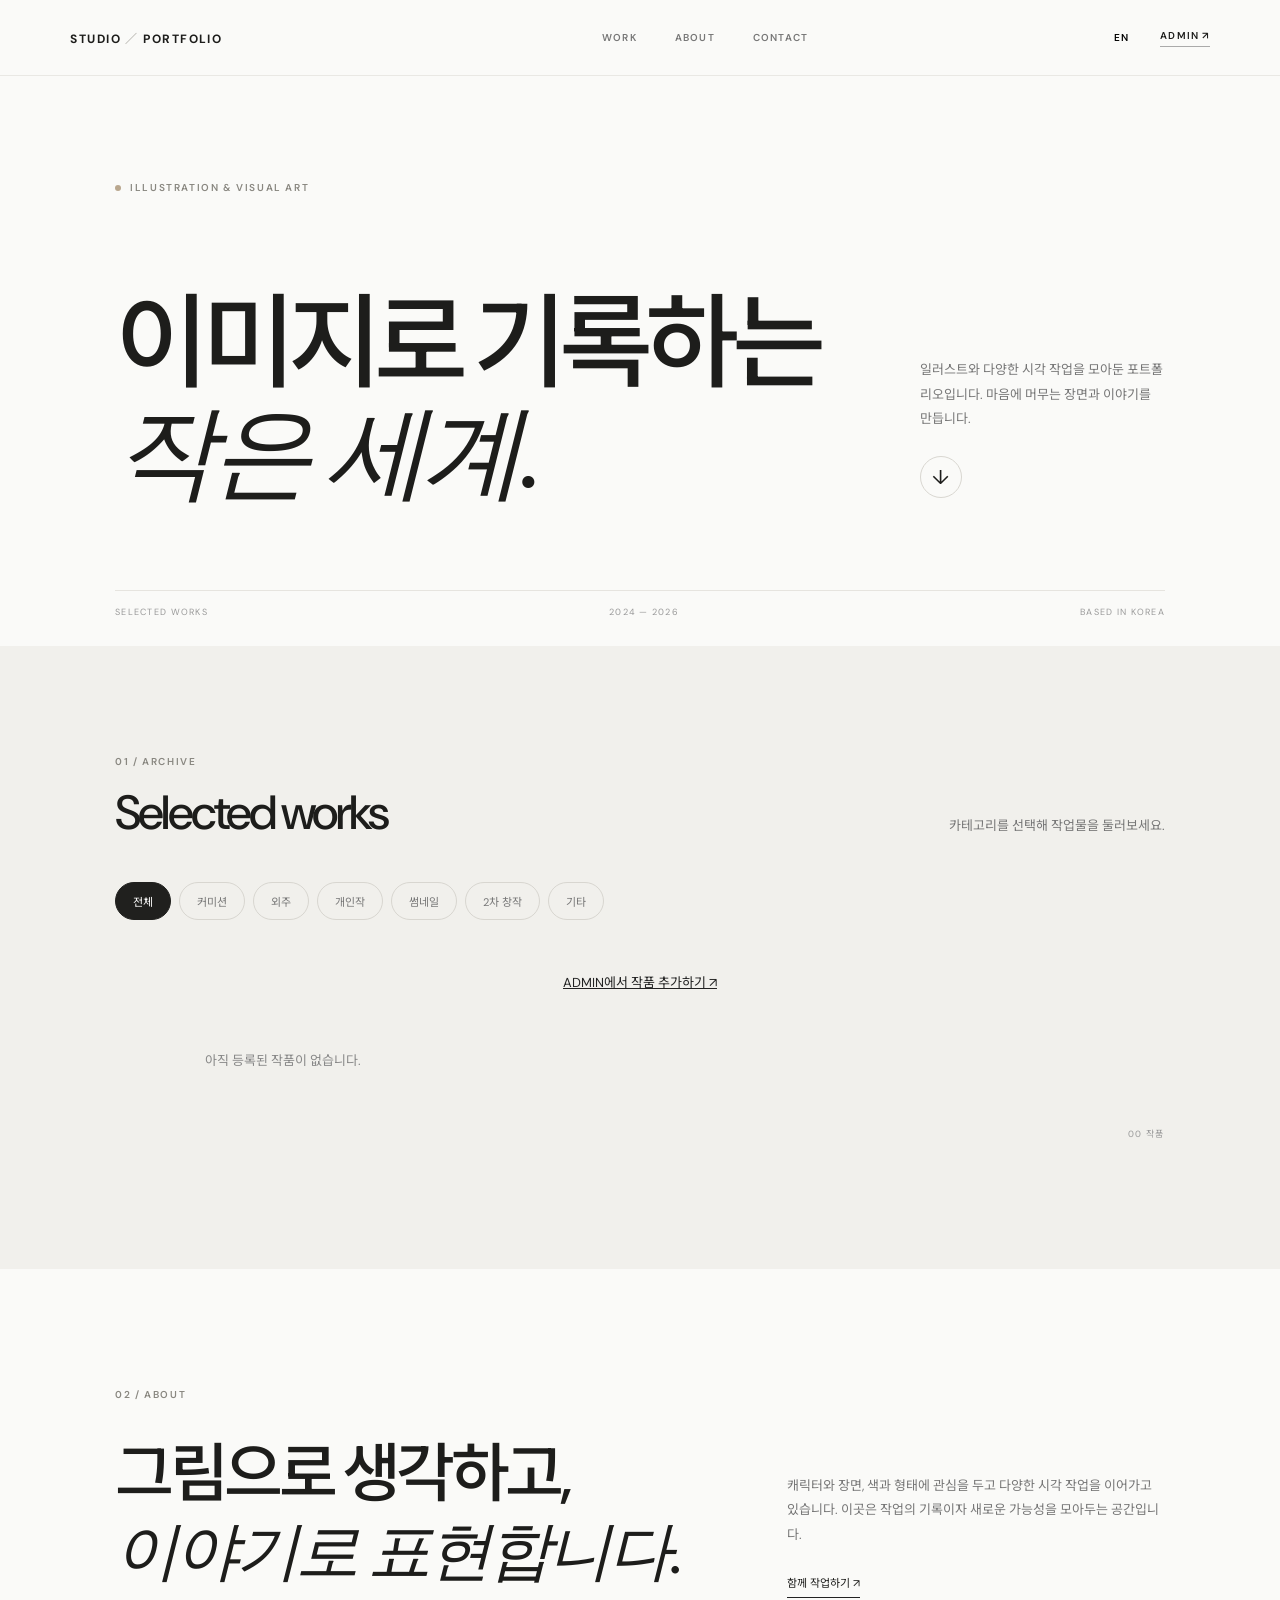
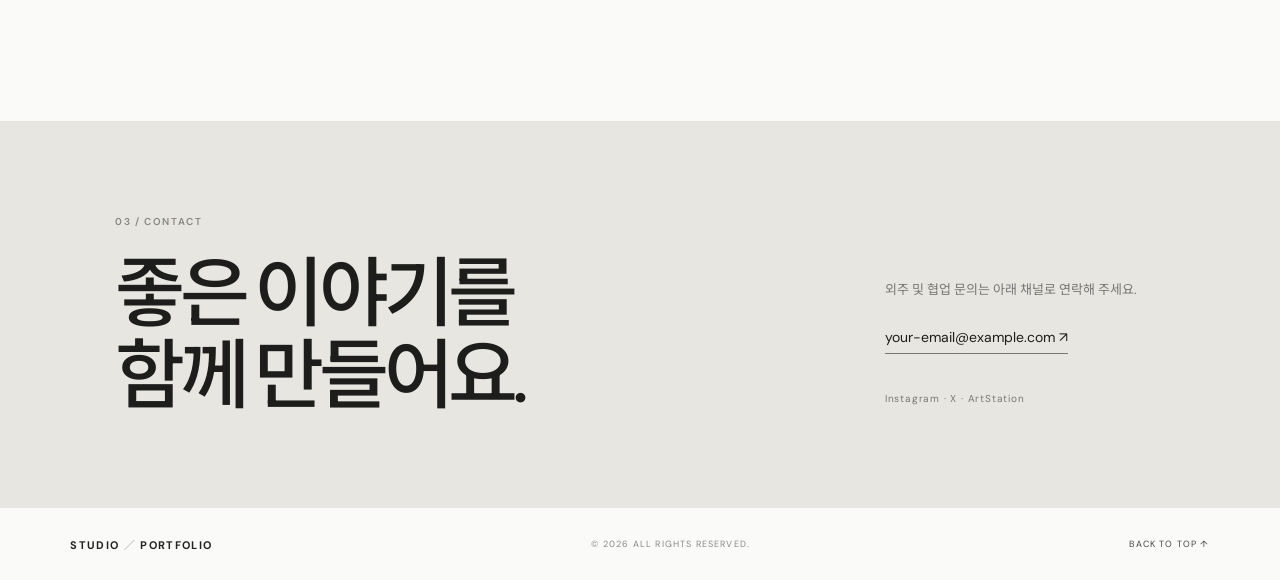
<file: artist-portfolio-github-pages/art-portfolio/index.html>
<!doctype html>
<html lang="ko">
<head>
  <meta charset="utf-8"><meta name="viewport" content="width=device-width, initial-scale=1">
  <meta name="description" content="Illustration and visual art portfolio">
  <title>Portfolio — Artist</title>
  <link rel="preconnect" href="https://fonts.googleapis.com">
  <link rel="preconnect" href="https://fonts.gstatic.com" crossorigin>
  <link href="https://fonts.googleapis.com/css2?family=DM+Sans:wght@400;500;600;700&family=Noto+Sans+KR:wght@400;500;600;700&display=swap" rel="stylesheet">
  <link rel="stylesheet" href="css/style.css">
</head>
<body>
  <header class="site-header">
    <a class="wordmark" href="#top">STUDIO <span>／</span> PORTFOLIO</a>
    <nav class="main-nav">
      <a href="#work" data-i18n="navWork">WORK</a><a href="#about" data-i18n="navAbout">ABOUT</a><a href="#contact" data-i18n="navContact">CONTACT</a>
    </nav>
    <div class="header-actions"><button id="langToggle" class="text-button" aria-label="Change language">EN</button><a class="admin-link" href="admin.html">ADMIN ↗</a></div>
  </header>
  <main id="top">
    <section class="hero">
      <div class="hero-kicker"><span class="dot"></span><span data-i18n="heroKicker">ILLUSTRATION & VISUAL ART</span></div>
      <div class="hero-main">
        <h1 data-i18n="heroTitle">이미지로 기록하는<br><em>작은 세계.</em></h1>
        <div class="hero-note"><p data-i18n="heroDesc">일러스트와 다양한 시각 작업을 모아둔 포트폴리오입니다. 마음에 머무는 장면과 이야기를 만듭니다.</p><a href="#work" class="round-link" aria-label="View works">↓</a></div>
      </div>
      <div class="hero-bottom"><span>SELECTED WORKS</span><span>2024 — 2026</span><span>BASED IN KOREA</span></div>
    </section>
    <section class="work-section" id="work">
      <div class="section-heading"><div><span class="eyebrow">01 / ARCHIVE</span><h2 data-i18n="workTitle">Selected works<span class="period">.</span></h2></div><p data-i18n="workDesc">카테고리를 선택해 작업물을 둘러보세요.</p></div>
      <div class="filters" id="filters" aria-label="Portfolio categories"></div>
      <div class="gallery" id="gallery"><div class="empty-state">Loading works…</div></div>
      <p class="gallery-count" id="galleryCount"></p>
    </section>
    <section class="about-section" id="about">
      <span class="eyebrow">02 / ABOUT</span><div class="about-grid"><h2 data-i18n="aboutTitle">그림으로 생각하고,<br><em>이야기로 표현합니다.</em></h2><div><p data-i18n="aboutText">캐릭터와 장면, 색과 형태에 관심을 두고 다양한 시각 작업을 이어가고 있습니다. 이곳은 작업의 기록이자 새로운 가능성을 모아두는 공간입니다.</p><a class="under-link" href="#contact" data-i18n="aboutLink">함께 작업하기 ↗</a></div></div>
    </section>
    <section class="contact-section" id="contact"><div><span class="eyebrow">03 / CONTACT</span><h2 data-i18n="contactTitle">좋은 이야기를<br>함께 만들어요.</h2></div><div class="contact-detail"><p data-i18n="contactText">외주 및 협업 문의는 아래 채널로 연락해 주세요.</p><a href="mailto:your-email@example.com" class="contact-email">your-email@example.com ↗</a><p class="social-placeholder">Instagram · X · ArtStation</p></div></section>
  </main>
  <footer><a class="wordmark" href="#top">STUDIO <span>／</span> PORTFOLIO</a><span>© <span id="year"></span> ALL RIGHTS RESERVED.</span><a href="#top">BACK TO TOP ↑</a></footer>
  <div class="modal" id="artModal" aria-hidden="true"><button class="modal-close" id="modalClose" aria-label="Close">×</button><div class="modal-content"><div class="modal-image-wrap"><img id="modalImage" alt=""></div><div class="modal-info"><span class="eyebrow" id="modalCategory"></span><h3 id="modalTitle"></h3><p id="modalDescription"></p><div class="modal-meta" id="modalMeta"></div></div></div></div>
  <script src="js/app.js"></script>
</body></html>
</file>
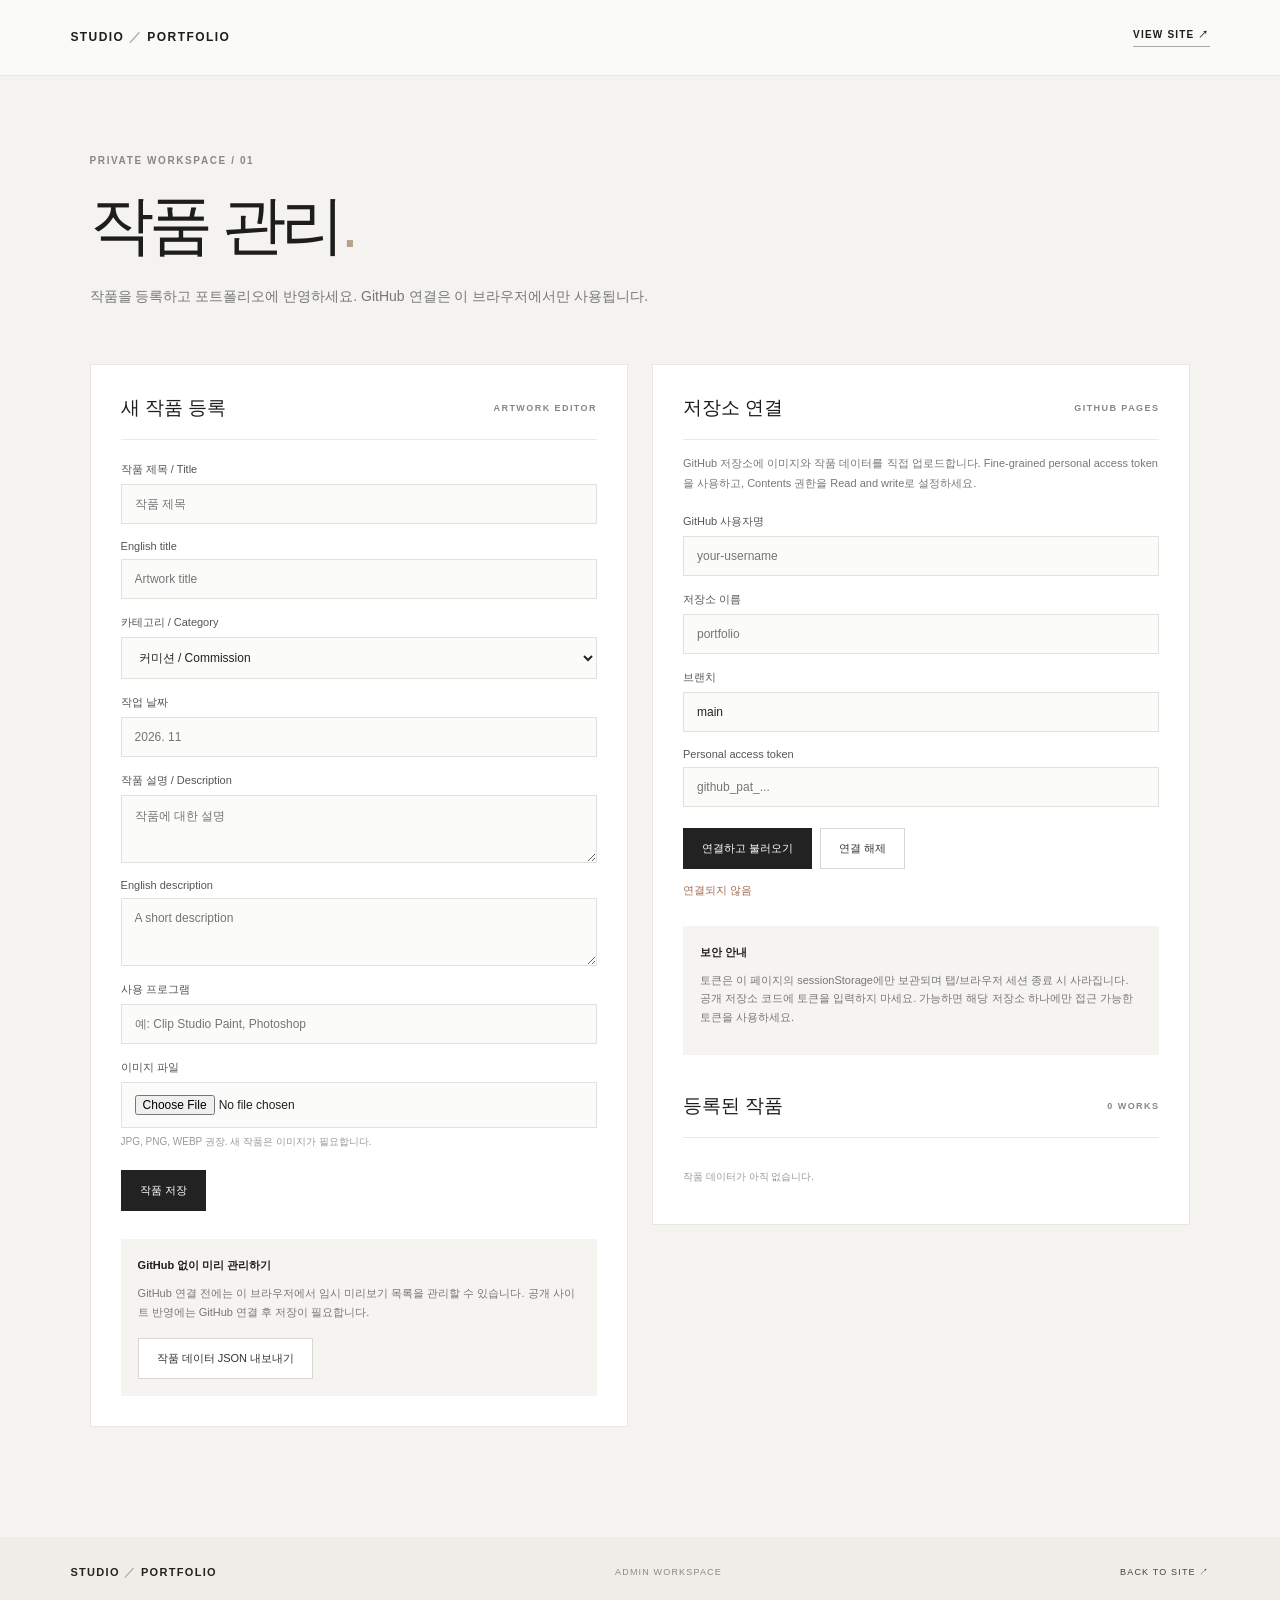
<file: artist-portfolio-github-pages/art-portfolio/admin.html>
<!doctype html>
<html lang="ko"><head><meta charset="utf-8"><meta name="viewport" content="width=device-width,initial-scale=1"><title>Portfolio Admin</title><link rel="stylesheet" href="css/style.css"></head>
<body class="admin-body">
<header class="site-header"><a class="wordmark" href="index.html">STUDIO <span>／</span> PORTFOLIO</a><div class="header-actions"><a class="admin-link" href="index.html">VIEW SITE ↗</a></div></header>
<main class="admin-main">
  <div class="admin-intro"><span class="eyebrow">PRIVATE WORKSPACE / 01</span><h1>작품 관리<span class="period">.</span></h1><p>작품을 등록하고 포트폴리오에 반영하세요. GitHub 연결은 이 브라우저에서만 사용됩니다.</p></div>
  <div class="admin-layout">
    <section class="admin-panel">
      <div class="panel-heading"><h2 id="formHeading">새 작품 등록</h2><span class="eyebrow">ARTWORK EDITOR</span></div>
      <form id="artForm">
        <input type="hidden" id="artId">
        <label>작품 제목 / Title<input id="titleKo" required placeholder="작품 제목"></label>
        <label>English title<input id="titleEn" placeholder="Artwork title"></label>
        <label>카테고리 / Category<select id="category"><option value="commission">커미션 / Commission</option><option value="commercial">외주 / Commercial</option><option value="personal">개인작 / Personal</option><option value="thumbnail">썸네일 / Thumbnail</option><option value="fanart">2차 창작 / Fan art</option><option value="others">기타 / Others</option></select></label>
        <label>작업 날짜<input id="date" type="text" placeholder="2026. 11"></label>
        <label>작품 설명 / Description<textarea id="descriptionKo" rows="3" placeholder="작품에 대한 설명"></textarea></label>
        <label>English description<textarea id="descriptionEn" rows="3" placeholder="A short description"></textarea></label>
        <label>사용 프로그램<input id="tools" placeholder="예: Clip Studio Paint, Photoshop"></label>
        <label>이미지 파일<input id="imageFile" type="file" accept="image/*"><small>JPG, PNG, WEBP 권장. 새 작품은 이미지가 필요합니다.</small></label>
        <div class="form-actions"><button class="primary-button" type="submit" id="saveButton">작품 저장</button><button class="secondary-button" type="button" id="cancelEdit" hidden>취소</button></div>
      </form>
      <div class="local-note"><strong>GitHub 없이 미리 관리하기</strong><p>GitHub 연결 전에는 이 브라우저에서 임시 미리보기 목록을 관리할 수 있습니다. 공개 사이트 반영에는 GitHub 연결 후 저장이 필요합니다.</p><button type="button" class="secondary-button" id="exportJson">작품 데이터 JSON 내보내기</button></div>
    </section>
    <section class="admin-panel">
      <div class="panel-heading"><h2>저장소 연결</h2><span class="eyebrow">GITHUB PAGES</span></div>
      <p class="panel-copy">GitHub 저장소에 이미지와 작품 데이터를 직접 업로드합니다. Fine-grained personal access token을 사용하고, Contents 권한을 Read and write로 설정하세요.</p>
      <form id="githubForm">
        <label>GitHub 사용자명<input id="ghOwner" placeholder="your-username" required></label>
        <label>저장소 이름<input id="ghRepo" placeholder="portfolio" required></label>
        <label>브랜치<input id="ghBranch" value="main" required></label>
        <label>Personal access token<input id="ghToken" type="password" autocomplete="off" placeholder="github_pat_..." required></label>
        <div class="form-actions"><button class="primary-button" type="submit">연결하고 불러오기</button><button type="button" class="secondary-button" id="disconnect">연결 해제</button></div>
      </form>
      <p class="connection-status" id="connectionStatus">연결되지 않음</p>
      <div class="security-note"><strong>보안 안내</strong><p>토큰은 이 페이지의 sessionStorage에만 보관되며 탭/브라우저 세션 종료 시 사라집니다. 공개 저장소 코드에 토큰을 입력하지 마세요. 가능하면 해당 저장소 하나에만 접근 가능한 토큰을 사용하세요.</p></div>
      <div class="panel-heading list-heading"><h2>등록된 작품</h2><span id="artCount" class="eyebrow">0 WORKS</span></div>
      <div id="adminList" class="admin-list"><p class="muted">작품 데이터가 아직 없습니다.</p></div>
    </section>
  </div>
</main>
<footer><a class="wordmark" href="index.html">STUDIO <span>／</span> PORTFOLIO</a><span>ADMIN WORKSPACE</span><a href="index.html">BACK TO SITE ↗</a></footer>
<script src="js/admin.js"></script></body></html>
</file>
<file: artist-portfolio-github-pages/art-portfolio/css/style.css>
*{box-sizing:border-box}html{scroll-behavior:smooth}body{margin:0;color:#1d1d1b;background:#fafaf8;font-family:"DM Sans","Noto Sans KR",sans-serif;font-size:14px;-webkit-font-smoothing:antialiased}a{color:inherit;text-decoration:none}button,input,textarea,select{font:inherit}.site-header{height:76px;padding:0 5.5vw;display:flex;align-items:center;justify-content:space-between;border-bottom:1px solid #e9e8e4;background:#fafaf8}.wordmark{font-size:12px;font-weight:700;letter-spacing:.12em}.wordmark span{color:#a5a39d}.main-nav{display:flex;gap:38px;margin-left:80px}.main-nav a,.admin-link,.header-actions button{font-size:10px;letter-spacing:.12em;font-weight:600}.main-nav a{color:#777}.main-nav a:hover,.admin-link:hover{color:#111}.header-actions{display:flex;gap:25px;align-items:center}.text-button{border:0;background:none;cursor:pointer}.admin-link{border-bottom:1px solid #aaa;padding-bottom:4px}.hero{padding:105px 9vw 28px;min-height:570px;display:flex;flex-direction:column;justify-content:space-between}.hero-kicker,.eyebrow{font-size:10px;letter-spacing:.16em;color:#898780;font-weight:600}.dot{display:inline-block;width:6px;height:6px;border-radius:50%;background:#b9a78e;margin-right:9px;vertical-align:middle}.hero-main{display:flex;justify-content:space-between;align-items:flex-end;gap:40px}.hero h1{font-size:clamp(58px,8vw,112px);line-height:1.05;letter-spacing:-.075em;font-weight:500;margin:55px 0 42px}.hero h1 em,.about-grid h2 em{font-family:Georgia,serif;font-weight:400;letter-spacing:-.06em}.hero-note{width:245px;margin-bottom:50px}.hero-note p,.section-heading>p,.about-grid p,.contact-detail p{font-size:13px;line-height:1.9;color:#777}.round-link{display:flex;width:42px;height:42px;border:1px solid #d9d7d1;border-radius:50%;align-items:center;justify-content:center;font-size:20px;margin-top:24px;transition:.2s}.round-link:hover{background:#1d1d1b;color:white}.hero-bottom{display:flex;justify-content:space-between;border-top:1px solid #e6e4df;padding-top:15px;font-size:9px;letter-spacing:.14em;color:#999}.work-section{padding:105px 9vw 120px;background:#f1f0ec}.section-heading{display:flex;justify-content:space-between;align-items:flex-end;margin-bottom:38px}.section-heading h2{font-size:48px;font-weight:500;letter-spacing:-.06em;margin:12px 0 0}.period{color:#b5a28b}.section-heading>p{max-width:250px;margin:0 0 5px}.filters{display:flex;gap:8px;flex-wrap:wrap;margin-bottom:38px}.filter-chip{border:1px solid #d8d6d0;background:transparent;padding:10px 17px;border-radius:30px;font-size:11px;color:#777;cursor:pointer;transition:.2s}.filter-chip:hover,.filter-chip.active{background:#20201e;border-color:#20201e;color:white}.gallery{columns:3;column-gap:20px}.art-card{break-inside:avoid;margin:0 0 34px;cursor:pointer;display:inline-block;width:100%}.art-image{position:relative;overflow:hidden;background:#e4e2dc}.art-image img{width:100%;height:auto;display:block;transition:transform .6s cubic-bezier(.2,.7,.2,1)}.art-card:hover .art-image img{transform:scale(1.025)}.art-index{position:absolute;top:13px;left:14px;color:white;font-size:10px;text-shadow:0 1px 5px #555}.art-open{position:absolute;right:12px;bottom:12px;width:32px;height:32px;border-radius:50%;background:#fafaf8;display:grid;place-items:center;opacity:0;transform:translateY(5px);transition:.2s}.art-card:hover .art-open{opacity:1;transform:none}.art-caption{display:flex;justify-content:space-between;align-items:flex-start;padding-top:13px}.art-caption h3{font-size:13px;font-weight:600;margin:0 0 5px}.art-caption p,.art-caption>span{font-size:10px;color:#999;margin:0}.gallery-count{text-align:right;font-size:9px;letter-spacing:.15em;color:#999;margin-top:15px}.empty-state{padding:90px 20px;text-align:center;color:#888;font-size:13px;line-height:2}.empty-state a{display:inline-block;margin-top:12px;color:#222;text-decoration:underline}.about-section{padding:115px 9vw 130px}.about-grid{display:grid;grid-template-columns:1.2fr .8fr;gap:10%;align-items:end;margin-top:35px}.about-grid h2{font-size:clamp(36px,5vw,64px);line-height:1.2;letter-spacing:-.07em;font-weight:500;margin:0}.about-grid p{max-width:390px;margin:0 0 25px}.under-link{font-size:11px;border-bottom:1px solid #222;padding-bottom:7px}.contact-section{background:#e8e6e0;padding:90px 9vw;display:flex;justify-content:space-between;align-items:flex-end}.contact-section h2{font-size:clamp(42px,6vw,76px);font-weight:500;letter-spacing:-.07em;line-height:1.08;margin:25px 0 0}.contact-detail{width:280px}.contact-email{display:inline-block;font-size:14px;border-bottom:1px solid #777;padding-bottom:7px;margin:12px 0 25px}.social-placeholder{font-size:10px!important;letter-spacing:.08em}footer{padding:28px 5.5vw;display:flex;justify-content:space-between;align-items:center;font-size:9px;letter-spacing:.13em;color:#888}footer .wordmark{color:#222;font-size:11px}footer>a:last-child{color:#444}.modal{position:fixed;inset:0;background:rgba(20,20,19,.88);z-index:20;display:none;align-items:center;justify-content:center;padding:5vw}.modal.open{display:flex}.modal-close{position:absolute;right:35px;top:25px;color:white;background:none;border:0;font-size:36px;cursor:pointer}.modal-content{width:min(1050px,100%);max-height:90vh;display:grid;grid-template-columns:minmax(0,1.4fr) minmax(220px,.6fr);gap:40px;align-items:center}.modal-image-wrap{max-height:85vh;display:flex;justify-content:center}.modal-image-wrap img{max-width:100%;max-height:85vh;object-fit:contain}.modal-info{color:white}.modal-info .eyebrow{color:#b8b5ad}.modal-info h3{font-size:28px;font-weight:500;letter-spacing:-.04em}.modal-info p{font-size:13px;line-height:1.8;color:#c6c3bd}.modal-meta{font-size:10px;color:#aaa;margin-top:30px}.modal-open{overflow:hidden}
/* Admin */.admin-body{background:#f4f3ef}.admin-main{padding:75px 7vw 110px}.admin-intro{margin-bottom:55px}.admin-intro h1{font-size:64px;letter-spacing:-.07em;font-weight:500;margin:15px 0}.admin-intro p,.panel-copy{color:#777;line-height:1.8}.admin-layout{display:grid;grid-template-columns:1fr 1fr;gap:24px;align-items:start}.admin-panel{background:#fff;padding:30px;border:1px solid #e9e7e1}.panel-heading{display:flex;justify-content:space-between;align-items:center;border-bottom:1px solid #eceae5;padding-bottom:18px;margin-bottom:22px}.panel-heading h2{font-size:19px;font-weight:500;margin:0}.panel-heading .eyebrow{font-size:9px}#artForm,#githubForm{display:flex;flex-direction:column;gap:16px}#artForm label,#githubForm label{font-size:11px;color:#555;display:flex;flex-direction:column;gap:7px}input,textarea,select{width:100%;border:1px solid #e3e1dc;background:#fbfbfa;padding:12px 13px;outline:none;border-radius:0;color:#222;font-size:12px}input:focus,textarea:focus,select:focus{border-color:#777}textarea{resize:vertical}small{color:#999;font-size:10px}.form-actions{display:flex;gap:8px;margin-top:5px}.primary-button,.secondary-button{border:1px solid #222;padding:12px 18px;font-size:11px;cursor:pointer}.primary-button{background:#222;color:#fff}.primary-button:disabled{opacity:.5}.secondary-button{background:white;color:#333;border-color:#d8d6d0}.local-note,.security-note{background:#f5f4f0;padding:17px;margin-top:28px}.local-note strong,.security-note strong{font-size:11px}.local-note p,.security-note p{font-size:11px;line-height:1.7;color:#777}.local-note .secondary-button{margin-top:5px}.connection-status{font-size:11px;color:#a06c4d;margin:14px 0 0}.connection-status.connected{color:#477a5b}.list-heading{margin-top:38px}.admin-list{display:flex;flex-direction:column}.admin-item{display:flex;align-items:center;gap:12px;padding:12px 0;border-bottom:1px solid #eee}.admin-item img{width:48px;height:55px;object-fit:cover;background:#eee}.admin-item-info{flex:1;min-width:0;display:flex;flex-direction:column;gap:5px}.admin-item-info strong{font-size:11px;overflow:hidden;text-overflow:ellipsis;white-space:nowrap}.admin-item-info span,.muted{font-size:10px;color:#999}.mini-button{background:white;border:1px solid #ddd;padding:6px 9px;font-size:10px;cursor:pointer}.mini-button.danger{color:#a45c52}.panel-copy{font-size:11px;margin:-8px 0 20px}.admin-main+footer{background:#eeede8}
@media(max-width:800px){.site-header{height:65px;padding:0 5vw}.main-nav{gap:15px;margin:0}.main-nav a{font-size:9px}.header-actions{gap:12px}.hero{padding:75px 7vw 25px;min-height:510px}.hero-main{display:block}.hero h1{font-size:clamp(56px,12vw,90px);margin:65px 0 25px}.hero-note{width:260px;margin:0 0 45px auto}.work-section,.about-section{padding:80px 7vw}.gallery{columns:2;column-gap:14px}.art-card{margin-bottom:25px}.section-heading h2{font-size:38px}.about-grid{grid-template-columns:1fr;gap:30px}.contact-section{padding:75px 7vw;display:block}.contact-detail{margin-top:45px}.modal-content{grid-template-columns:1fr;gap:20px;overflow:auto}.modal-image-wrap img{max-height:58vh}.modal-info h3{margin:10px 0}.admin-main{padding:55px 5vw}.admin-layout{grid-template-columns:1fr}.admin-intro h1{font-size:52px}}
@media(max-width:480px){.main-nav{display:none}.hero-bottom{font-size:8px}.gallery{columns:1}.section-heading{display:block}.section-heading>p{margin-top:15px}.filters{gap:6px}.filter-chip{padding:9px 13px}.contact-section h2{font-size:50px}footer{gap:12px;flex-wrap:wrap;font-size:8px}.admin-panel{padding:20px}.modal{padding:18px}.modal-close{right:18px;top:8px}}
</file>
